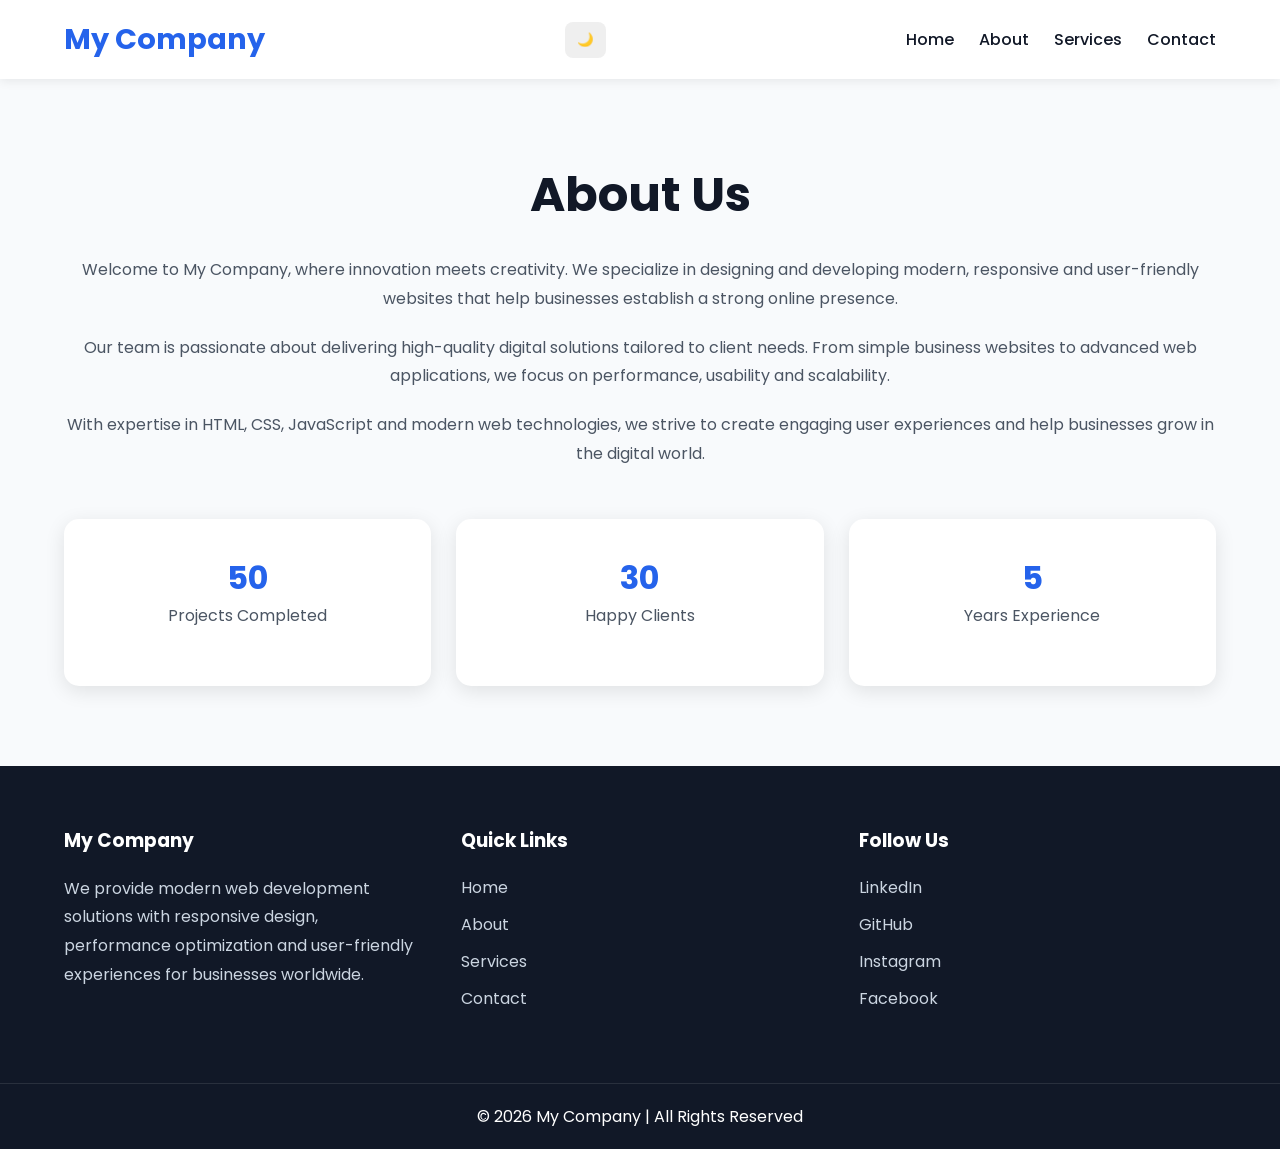
<file: about.html>
<!DOCTYPE html>
<html lang="en">
<head>
<meta charset="UTF-8">
<meta name="viewport" content="width=device-width, initial-scale=1.0">
<title>About</title>

<link rel="stylesheet" href="css/style.css">
<script src="js/script.js" defer></script>

</head>
<body>

<header>

<nav>

<h2 class="logo">My Company</h2>

<div class="nav-controls">

<button id="themeToggle">
🌙
</button>

<div class="hamburger">
☰
</div>

</div>

<ul class="nav-links">
<li><a href="index.html">Home</a></li>
<li><a href="about.html">About</a></li>
<li><a href="services.html">Services</a></li>
<li><a href="contact.html">Contact</a></li>
</ul>

</nav>

</header>

<section class="content">

<h1>About Us</h1>

<p>
Welcome to My Company, where innovation meets creativity.
We specialize in designing and developing modern,
responsive and user-friendly websites that help
businesses establish a strong online presence.
</p>

<p>
Our team is passionate about delivering high-quality
digital solutions tailored to client needs. From
simple business websites to advanced web applications,
we focus on performance, usability and scalability.
</p>

<p>
With expertise in HTML, CSS, JavaScript and modern
web technologies, we strive to create engaging user
experiences and help businesses grow in the digital world.
</p>

<div class="about-stats">

<div class="stat-box">
<h2 class="counter" data-target="50">0</h2>
<p>Projects Completed</p>
</div>

<div class="stat-box">
<h2 class="counter" data-target="30">0</h2>
<p>Happy Clients</p>
</div>

<div class="stat-box">
<h2 class="counter" data-target="5">0</h2>
<p>Years Experience</p>
</div>

</div>

</section>

<button id="topBtn">
↑
</button>

<footer>

<div class="footer-container">

<div class="footer-box">
<h3>My Company</h3>

<p>
We provide modern web development solutions with
responsive design, performance optimization and
user-friendly experiences for businesses worldwide.
</p>

</div>

<div class="footer-box">

<h3>Quick Links</h3>

<ul>
<li><a href="index.html">Home</a></li>
<li><a href="about.html">About</a></li>
<li><a href="services.html">Services</a></li>
<li><a href="contact.html">Contact</a></li>
</ul>

</div>

<div class="footer-box">

<h3>Follow Us</h3>

<ul>
<li><a href="#">LinkedIn</a></li>
<li><a href="#">GitHub</a></li>
<li><a href="#">Instagram</a></li>
<li><a href="#">Facebook</a></li>
</ul>

</div>

</div>

<div class="footer-bottom">
<p>
© 2026 My Company | All Rights Reserved
</p>
</div>

</footer>

</body>
</html>
</file>
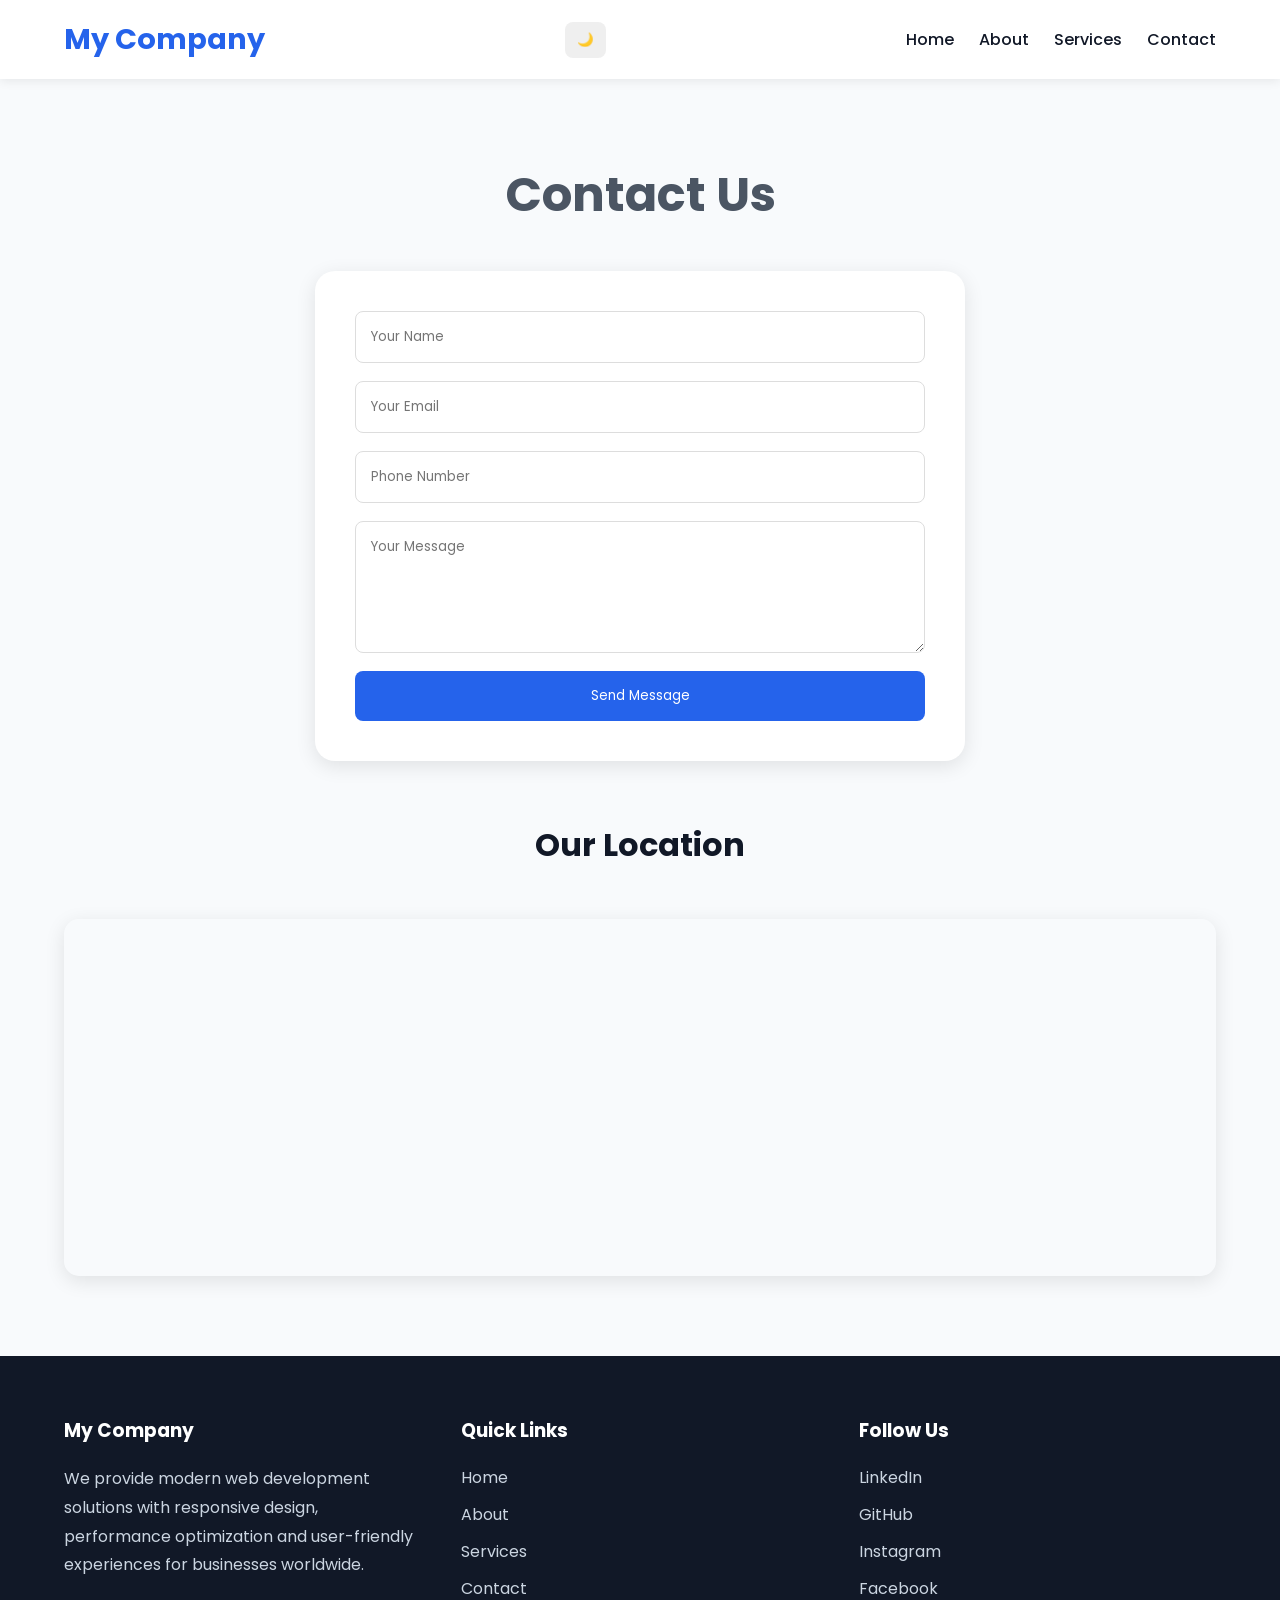
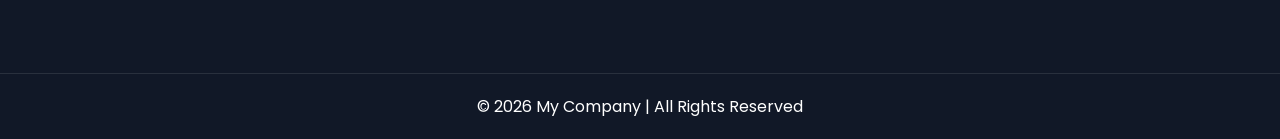
<file: contact.html>
<!DOCTYPE html>
<html lang="en">
<head>
<meta charset="UTF-8">
<meta name="viewport" content="width=device-width, initial-scale=1.0">
<title>Contact</title>

<link rel="stylesheet" href="css/style.css">
<script src="js/script.js" defer></script>

</head>
<body>

<header>

<nav>

<h2 class="logo">My Company</h2>

<div class="nav-controls">

<button id="themeToggle">
🌙
</button>

<div class="hamburger">
☰
</div>

</div>

<ul class="nav-links">
<li><a href="index.html">Home</a></li>
<li><a href="about.html">About</a></li>
<li><a href="services.html">Services</a></li>
<li><a href="contact.html">Contact</a></li>
</ul>

</nav>

</header>

<section class="contact">

<h1>Contact Us</h1>

<div class="contact-form">

<form id="contactForm">

<input
type="text"
id="name"
placeholder="Your Name"
required>

<input
type="email"
id="email"
placeholder="Your Email"
required>

<input
type="tel"
id="phone"
placeholder="Phone Number"
required>

<textarea
id="message"
rows="5"
placeholder="Your Message"
required>
</textarea>

<button type="submit">
Send Message
</button>

</form>

</div>

<h2 class="location-title">
Our Location
</h2>

<div class="map">

<iframe
src="https://www.google.com/maps/embed?pb=!1m18!1m12!1m3!1d3768.465431495695!2d72.8479!3d19.0760!2m3!1f0!2f0!3f0!3m2!1i1024!2i768!4f13.1!3m3!1m2!1s0x3be7b63a2e7f5c1d%3A0x4f8f7a76f4e9b6b1!2sMumbai!5e0!3m2!1sen!2sin!4v1700000000000!5m2!1sen!2sin"
width="100%"
height="350"
style="border:0;"
allowfullscreen=""
loading="lazy">
</iframe>

</div>

</section>

<!-- Back To Top Button -->

<button id="topBtn">
↑
</button>

<footer>

<div class="footer-container">

<div class="footer-box">

<h3>My Company</h3>

<p>
We provide modern web development solutions with
responsive design, performance optimization and
user-friendly experiences for businesses worldwide.
</p>

</div>

<div class="footer-box">

<h3>Quick Links</h3>

<ul>
<li><a href="index.html">Home</a></li>
<li><a href="about.html">About</a></li>
<li><a href="services.html">Services</a></li>
<li><a href="contact.html">Contact</a></li>
</ul>

</div>

<div class="footer-box">

<h3>Follow Us</h3>

<ul>
<li><a href="#">LinkedIn</a></li>
<li><a href="#">GitHub</a></li>
<li><a href="#">Instagram</a></li>
<li><a href="#">Facebook</a></li>
</ul>

</div>

</div>

<div class="footer-bottom">
<p>
© 2026 My Company | All Rights Reserved
</p>
</div>

</footer>

</body>
</html>
</file>
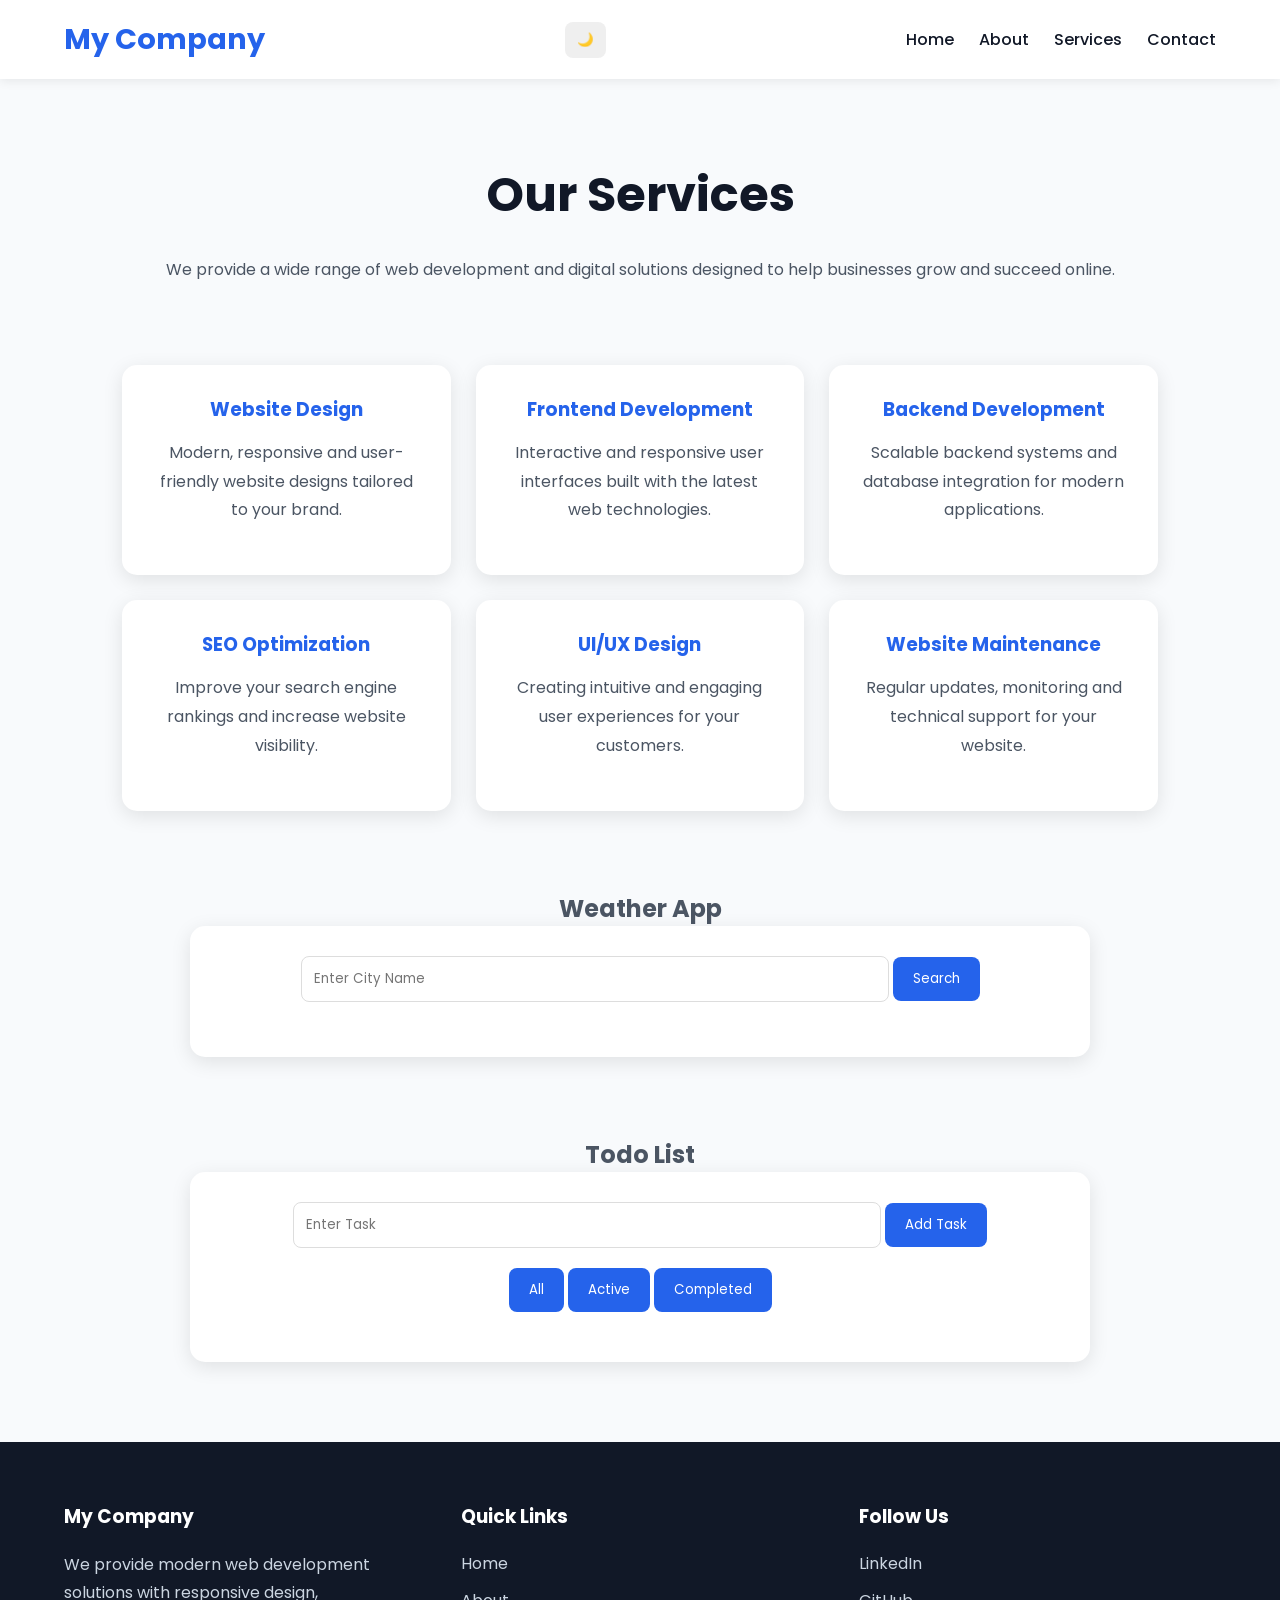
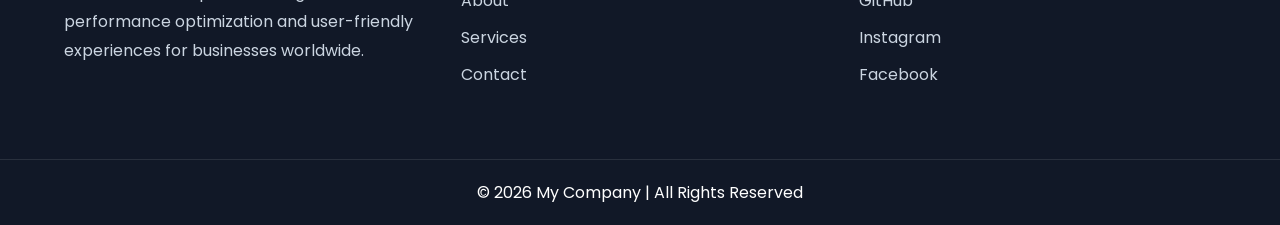
<file: services.html>
<!DOCTYPE html>
<html lang="en">
<head>
<meta charset="UTF-8">
<meta name="viewport" content="width=device-width, initial-scale=1.0">
<title>Services</title>

<link rel="stylesheet" href="css/style.css">
<script src="js/script.js" defer></script>

</head>
<body>

<header>

<nav>

<h2 class="logo">My Company</h2>

<div class="nav-controls">

<button id="themeToggle">
🌙
</button>

<div class="hamburger">
☰
</div>

</div>

<ul class="nav-links">
<li><a href="index.html">Home</a></li>
<li><a href="about.html">About</a></li>
<li><a href="services.html">Services</a></li>
<li><a href="contact.html">Contact</a></li>
</ul>

</nav>

</header>

<section class="content">

<h1>Our Services</h1>

<p>
We provide a wide range of web development and
digital solutions designed to help businesses
grow and succeed online.
</p>

<div class="cards">

<div class="card">
<h3>Website Design</h3>
<p>
Modern, responsive and user-friendly website
designs tailored to your brand.
</p>
</div>

<div class="card">
<h3>Frontend Development</h3>
<p>
Interactive and responsive user interfaces
built with the latest web technologies.
</p>
</div>

<div class="card">
<h3>Backend Development</h3>
<p>
Scalable backend systems and database
integration for modern applications.
</p>
</div>

<div class="card">
<h3>SEO Optimization</h3>
<p>
Improve your search engine rankings and
increase website visibility.
</p>
</div>

<div class="card">
<h3>UI/UX Design</h3>
<p>
Creating intuitive and engaging user
experiences for your customers.
</p>
</div>

<div class="card">
<h3>Website Maintenance</h3>
<p>
Regular updates, monitoring and technical
support for your website.
</p>
</div>

</div>

</section>
<section class="weather-section">

<h2>Weather App</h2>

<div class="weather-container">

<input
type="text"
id="cityInput"
placeholder="Enter City Name">

<button id="searchWeather">
Search
</button>

<div id="weatherResult"></div>

</div>

</section>

<section class="todo-section">

<h2>Todo List</h2>

<div class="todo-container">

<input
type="text"
id="taskInput"
placeholder="Enter Task">

<button id="addTask">
Add Task
</button>

<div class="filters">

<button data-filter="all">
All
</button>

<button data-filter="active">
Active
</button>

<button data-filter="completed">
Completed
</button>

</div>

<ul id="taskList"></ul>

</div>

</section>

<!-- Back To Top Button -->

<button id="topBtn">
↑
</button>

<footer>

<div class="footer-container">

<div class="footer-box">

<h3>My Company</h3>

<p>
We provide modern web development solutions with
responsive design, performance optimization and
user-friendly experiences for businesses worldwide.
</p>

</div>

<div class="footer-box">

<h3>Quick Links</h3>

<ul>
<li><a href="index.html">Home</a></li>
<li><a href="about.html">About</a></li>
<li><a href="services.html">Services</a></li>
<li><a href="contact.html">Contact</a></li>
</ul>

</div>

<div class="footer-box">

<h3>Follow Us</h3>

<ul>
<li><a href="#">LinkedIn</a></li>
<li><a href="#">GitHub</a></li>
<li><a href="#">Instagram</a></li>
<li><a href="#">Facebook</a></li>
</ul>

</div>

</div>

<div class="footer-bottom">
<p>
© 2026 My Company | All Rights Reserved
</p>
</div>

</footer>
<script src="js/weather.js"></script>
<script src="js/todo.js"></script>
</body>
</html>
</file>
<file: css/style.css>
@import url('https://fonts.googleapis.com/css2?family=Poppins:wght@300;400;500;600;700&display=swap');

:root{
    --primary:#2563eb;
    --secondary:#1e40af;
    --dark:#111827;
    --light:#f8fafc;
    --text:#4b5563;
    --white:#ffffff;
    --shadow:0 5px 20px rgba(0,0,0,.1);
}

*{
    margin:0;
    padding:0;
    box-sizing:border-box;
    font-family:'Poppins',sans-serif;
    scroll-behavior:smooth;
}

body{
    background:var(--light);
    color:var(--text);
    overflow-x:hidden;
}

header{
    background:white;
    box-shadow:0 2px 10px rgba(0,0,0,.08);
    position:sticky;
    top:0;
    z-index:1000;
}

nav{
    width:90%;
    max-width:1200px;
    margin:auto;
    display:flex;
    justify-content:space-between;
    align-items:center;
    padding:18px 0;
}

.logo{
    font-size:1.8rem;
    font-weight:700;
    color:var(--primary);
}

nav ul{
    display:flex;
    gap:25px;
    list-style:none;
}

nav ul li a{
    text-decoration:none;
    color:var(--dark);
    font-weight:500;
    transition:.3s;
    position:relative;
}

nav ul li a::after{
    content:'';
    width:0;
    height:2px;
    background:var(--primary);
    position:absolute;
    left:0;
    bottom:-5px;
    transition:.4s;
}

nav ul li a:hover::after{
    width:100%;
}

nav ul li a:hover{
    color:var(--primary);
}


.hero{
    min-height:90vh;
    display:flex;
    flex-direction:column;
    justify-content:center;
    align-items:center;
    text-align:center;
    padding:40px;
    background:
    linear-gradient(
    rgba(37,99,235,.85),
    rgba(30,64,175,.85)),
    url("https://images.unsplash.com/photo-1498050108023-c5249f4df085");
    background-size:cover;
    background-position:center;
    color:white;
}

.hero h1{
    font-size:4rem;
    margin-bottom:20px;
    animation:slideDown 1s ease;
}

.hero p{
    max-width:700px;
    font-size:1.2rem;
    animation:fadeIn 2s ease;
}

.hero button{
    margin-top:30px;
    padding:14px 35px;
    border:none;
    border-radius:30px;
    background:white;
    color:var(--primary);
    font-weight:600;
    cursor:pointer;
    transition:.4s;
}

.hero button:hover{
    transform:translateY(-5px);
    box-shadow:var(--shadow);
}


.section-title{
    text-align:center;
    margin-bottom:50px;
}

.section-title h2{
    font-size:2.5rem;
    color:var(--dark);
}


.cards{
    width:90%;
    max-width:1200px;
    margin:80px auto;
    display:grid;
    grid-template-columns:repeat(auto-fit,minmax(280px,1fr));
    gap:25px;
}

.card{
    background:white;
    padding:30px;
    border-radius:15px;
    box-shadow:var(--shadow);
    transition:.4s;
    text-align:center;
}

.card:hover{
    transform:translateY(-12px);
}

.card h3{
    margin-bottom:15px;
    color:var(--primary);
}


.content{
    width:90%;
    max-width:1200px;
    margin:80px auto;
    text-align:center;
}

.content h1{
    color:var(--dark);
    margin-bottom:25px;
    font-size:3rem;
}

.content p{
    line-height:1.8;
    margin-bottom:20px;
}

.about-stats{
    display:grid;
    grid-template-columns:repeat(auto-fit,minmax(220px,1fr));
    gap:25px;
    margin-top:50px;
}

.stat-box{
    background:white;
    padding:35px;
    border-radius:15px;
    box-shadow:var(--shadow);
    transition:.4s;
}

.stat-box:hover{
    transform:scale(1.05);
}

.stat-box h2{
    color:var(--primary);
    font-size:2rem;
}


.gallery{
    width:90%;
    max-width:1200px;
    margin:80px auto;
}

.gallery h2{
    text-align:center;
    margin-bottom:40px;
    font-size:2.5rem;
}

.gallery-grid{
    display:grid;
    grid-template-columns:
    repeat(auto-fit,minmax(250px,1fr));
    gap:20px;
}

.gallery-grid img{
    width:100%;
    height:280px;
    object-fit:cover;
    border-radius:12px;
    transition:.5s;
}

.gallery-grid img:hover{
    transform:scale(1.08);
}


.contact{
    width:90%;
    max-width:1200px;
    margin:80px auto;
    text-align:center;
}

.contact h1{
    margin-bottom:40px;
    font-size:3rem;
}

.contact-form{
    max-width:650px;
    margin:auto;
    background:white;
    padding:40px;
    border-radius:20px;
    box-shadow:var(--shadow);
}

.contact-form form{
    display:flex;
    flex-direction:column;
    gap:18px;
}

.contact-form input,
.contact-form textarea{
    padding:15px;
    border:1px solid #ddd;
    border-radius:8px;
    outline:none;
    transition:.3s;
}

.contact-form input:focus,
.contact-form textarea:focus{
    border-color:var(--primary);
}

.contact-form button{
    background:var(--primary);
    color:white;
    border:none;
    padding:15px;
    border-radius:8px;
    cursor:pointer;
    transition:.4s;
}

.contact-form button:hover{
    background:var(--secondary);
}

.location-title{
    margin-top:60px;
    margin-bottom:20px;
    color:var(--dark);
    font-size:2rem;
}
.map{
    margin-top:50px;
    margin-bottom: 30px;
    border-radius:15px;
    overflow:hidden;
    box-shadow:var(--shadow);
}

footer{
    background:var(--dark);
    color:white;
    margin-top:80px;
}

.footer-container{
    width:90%;
    max-width:1200px;
    margin:auto;
    display:grid;
    grid-template-columns:
    repeat(auto-fit,minmax(250px,1fr));
    gap:40px;
    padding:60px 0;
}

.footer-box h3{
    margin-bottom:20px;
}

.footer-box p{
    color:#cbd5e1;
    line-height:1.8;
}

.footer-box ul{
    list-style:none;
}

.footer-box ul li{
    margin-bottom:12px;
}

.footer-box ul li a{
    text-decoration:none;
    color:#cbd5e1;
    transition:.3s;
}

.footer-box ul li a:hover{
    color:white;
    padding-left:5px;
}

.footer-bottom{
    border-top:1px solid rgba(255,255,255,.1);
    text-align:center;
    padding:20px;
}


@keyframes slideDown{
    from{
        opacity:0;
        transform:translateY(-50px);
    }
    to{
        opacity:1;
        transform:translateY(0);
    }
}

@keyframes fadeIn{
    from{
        opacity:0;
    }
    to{
        opacity:1;
    }
}

.fade-in{
    animation:fadeIn 1s ease;
}

@media(max-width:992px){

.hero h1{
    font-size:3rem;
}

.content h1,
.contact h1{
    font-size:2.5rem;
}

}

@media(max-width:768px){

nav{
    flex-direction:column;
    gap:15px;
}

nav ul{
    flex-wrap:wrap;
    justify-content:center;
}

.hero h1{
    font-size:2.3rem;
}

.hero p{
    font-size:1rem;
}

.section-title h2{
    font-size:2rem;
}

.contact-form{
    padding:25px;
}

}

@media(max-width:480px){

.hero{
    padding:20px;
}

.hero h1{
    font-size:1.8rem;
}

.hero p{
    font-size:.95rem;
}

.logo{
    font-size:1.5rem;
}

.content h1,
.contact h1{
    font-size:2rem;
}

.gallery-grid img{
    height:220px;
}

}
.nav-controls{
    display:flex;
    align-items:center;
    gap:10px;
}

#themeToggle{
    border:none;
    padding:8px 12px;
    border-radius:8px;
    cursor:pointer;
}

.hamburger{
    display:none;
    font-size:28px;
    cursor:pointer;
}

.dark{
    background:#111827;
    color:white;
}

.dark header,
.dark .card,
.dark .stat-box,
.dark .contact-form{
    background:#1f2937;
    color:white;
}

.dark nav ul li a,
.dark h1,
.dark h2,
.dark h3,
.dark p{
    color:white;
}

.slider-section{
    width:90%;
    max-width:1200px;
    margin:50px auto;
}

.slider-section img{
    width:100%;
    border-radius:15px;
    height:500px;
    object-fit:cover;
}

.modal{
    position:fixed;
    inset:0;
    background:rgba(0,0,0,.7);
    display:none;
    justify-content:center;
    align-items:center;
    z-index:2000;
}

.modal-content{
    background:white;
    padding:30px;
    border-radius:15px;
    width:350px;
    text-align:center;
}

#closeModal{
    float:right;
    font-size:24px;
    cursor:pointer;
}

#topBtn{
    position:fixed;
    right:20px;
    bottom:20px;
    width:50px;
    height:50px;
    border:none;
    border-radius:50%;
    background:#2563eb;
    color:white;
    cursor:pointer;
    display:none;
    z-index:999;
}

@media(max-width:768px){

    .hamburger{
        display:block;
    }

    nav{
        flex-wrap:wrap;
    }

    .nav-links{
        display:none;
        width:100%;
        flex-direction:column;
        text-align:center;
        padding-top:15px;
    }

    .nav-links.active{
        display:flex;
    }
}
.weather-section,
.todo-section{
    width:90%;
    max-width:900px;
    margin:80px auto;
    text-align:center;
}

.weather-container,
.todo-container{
    background:white;
    padding:30px;
    border-radius:15px;
    box-shadow:var(--shadow);
}

.weather-container input,
.todo-container input{
    width:70%;
    padding:12px;
    border:1px solid #ddd;
    border-radius:8px;
}

.weather-container button,
.todo-container button{
    padding:12px 20px;
    border:none;
    border-radius:8px;
    background:var(--primary);
    color:white;
    cursor:pointer;
}

#weatherResult{
    margin-top:25px;
    line-height:2;
}

#taskList{
    list-style:none;
    margin-top:20px;
}

#taskList li{
    background:#f3f4f6;
    margin:10px 0;
    padding:12px;
    border-radius:8px;
    display:flex;
    justify-content:space-between;
    align-items:center;
}

.completed{
    text-decoration:line-through;
    opacity:.6;
}

.filters{
    margin-top:20px;
}
.dark{
    background:#111827;
    color:white;
}

.dark header,
.dark .card,
.dark .contact-form,
.dark .stat-box,
.dark .weather-container,
.dark .todo-container{
    background:#1f2937;
    color:white;
}

.dark nav ul li a,
.dark h1,
.dark h2,
.dark h3,
.dark p{
    color:white;
}
#taskList li{
    background:#f3f4f6;
    color:#111827;
}

.dark #taskList li{
    background:#374151;
    color:white;
}

.dark #taskList li span{
    color:white;
}
.dark{
    background:#111827;
    color:white;
}

.dark header,
.dark .card,
.dark .stat-box,
.dark .contact-form,
.dark .weather-container,
.dark .todo-container,
.dark .modal-content{
    background:#1f2937;
    color:white;
}

.dark h1,
.dark h2,
.dark h3,
.dark p,
.dark span,
.dark li,
.dark a{
    color:white;
}

.dark input,
.dark textarea{
    background:#374151;
    color:white;
    border:1px solid #4b5563;
}

.dark #taskList li{
    background:#374151;
}

.dark #closeModal{
    color:white;
}
</file>
